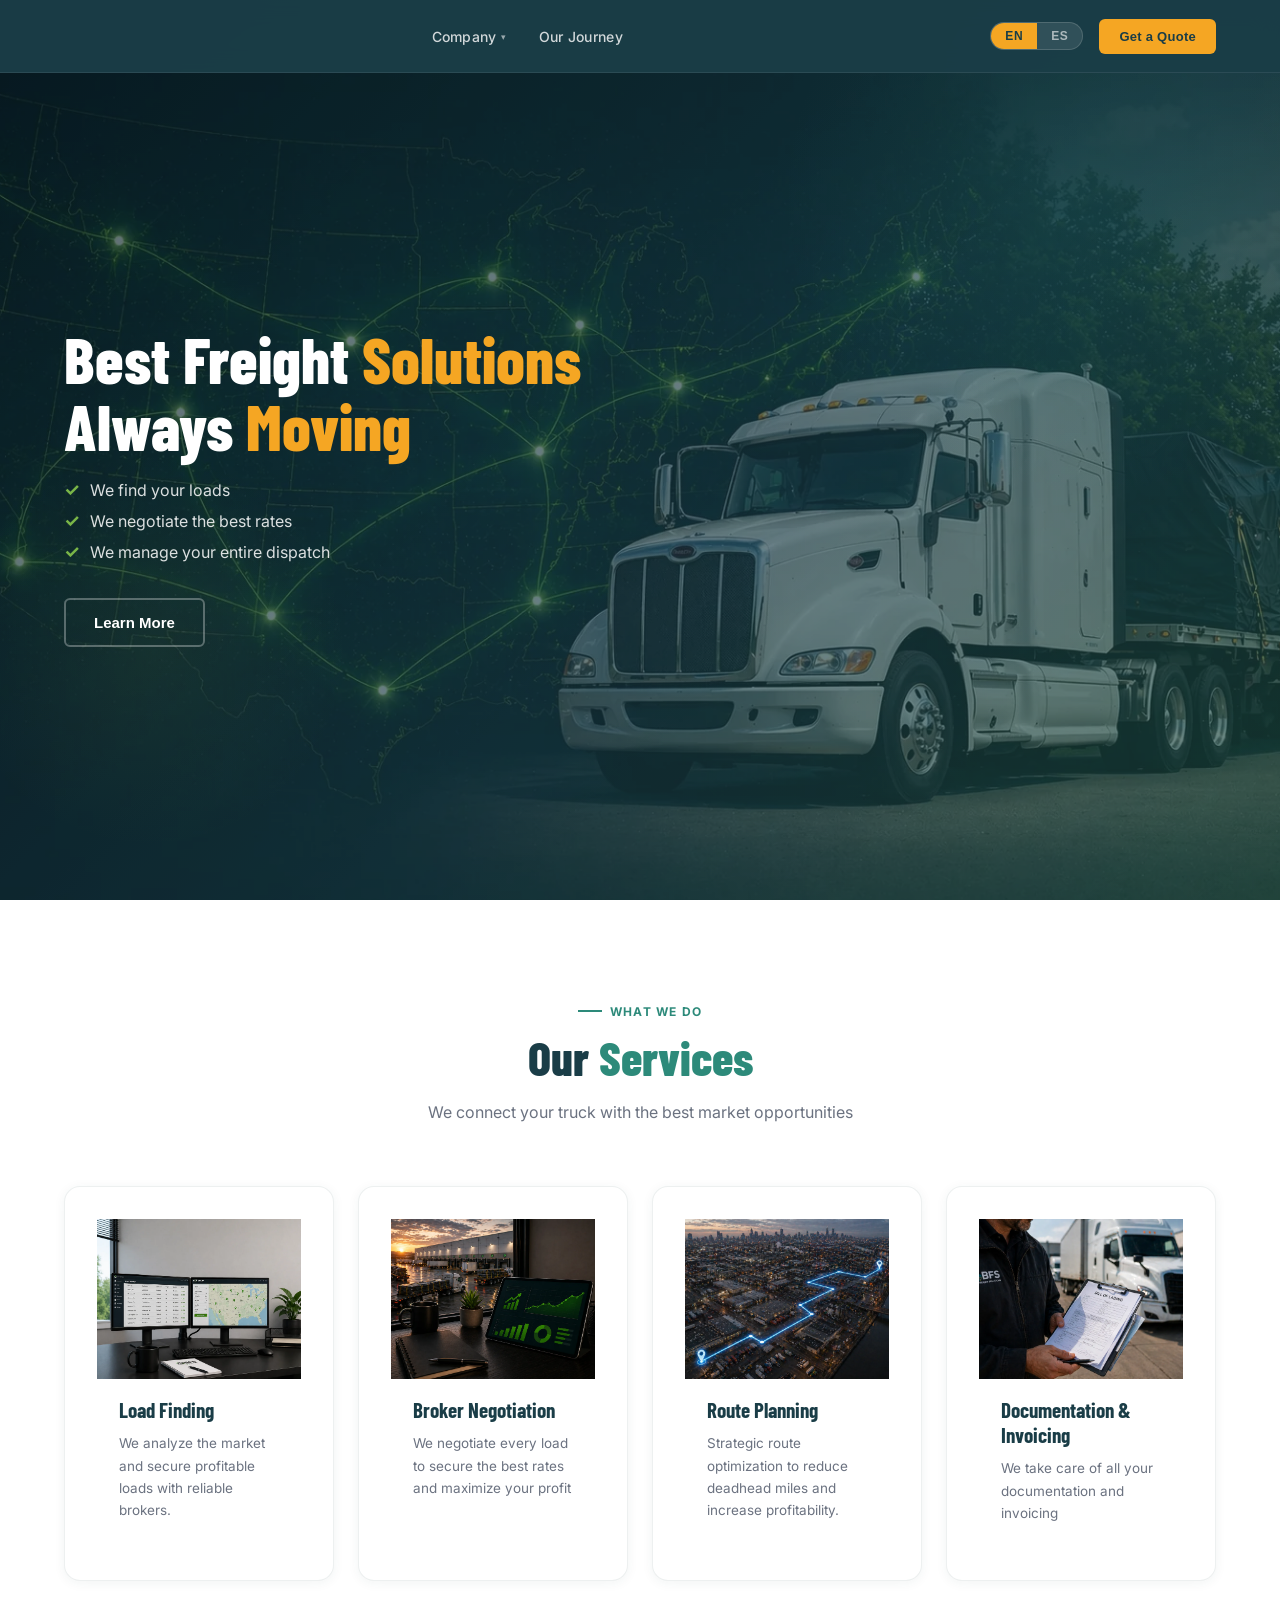
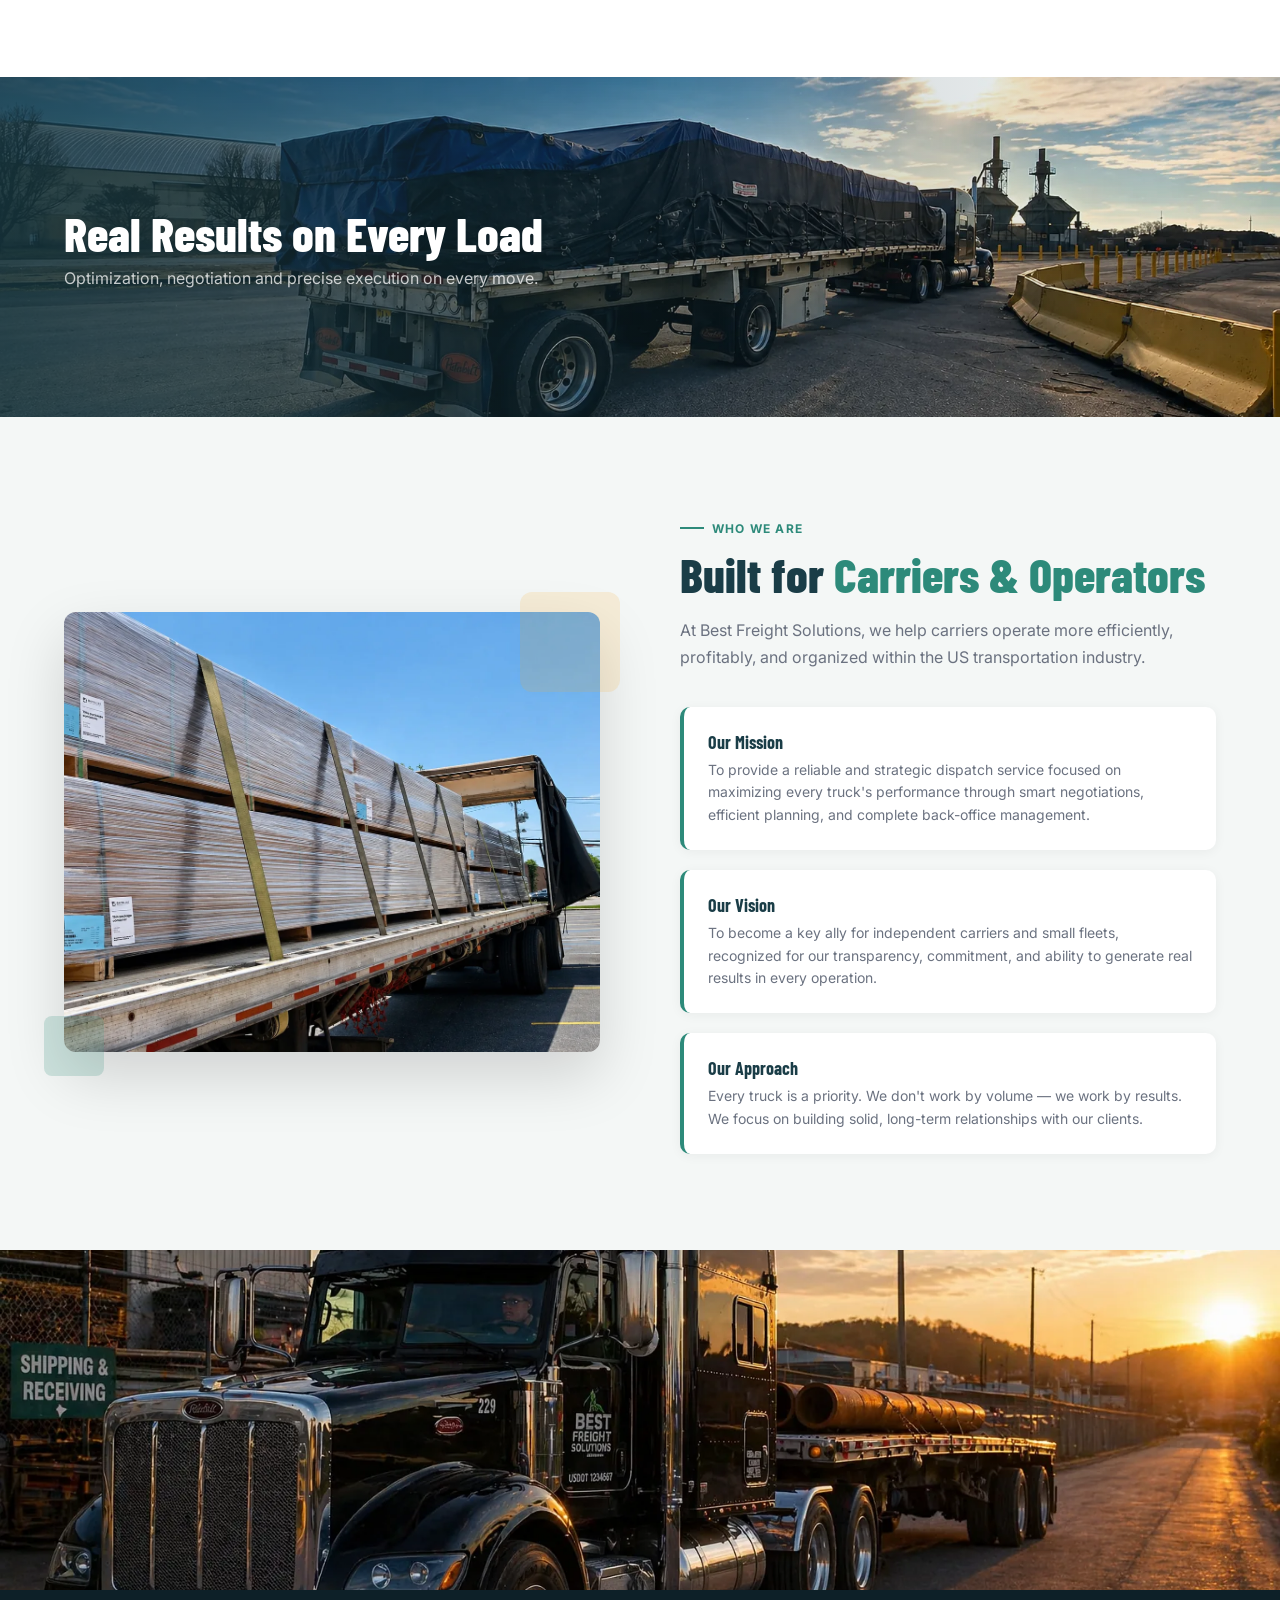
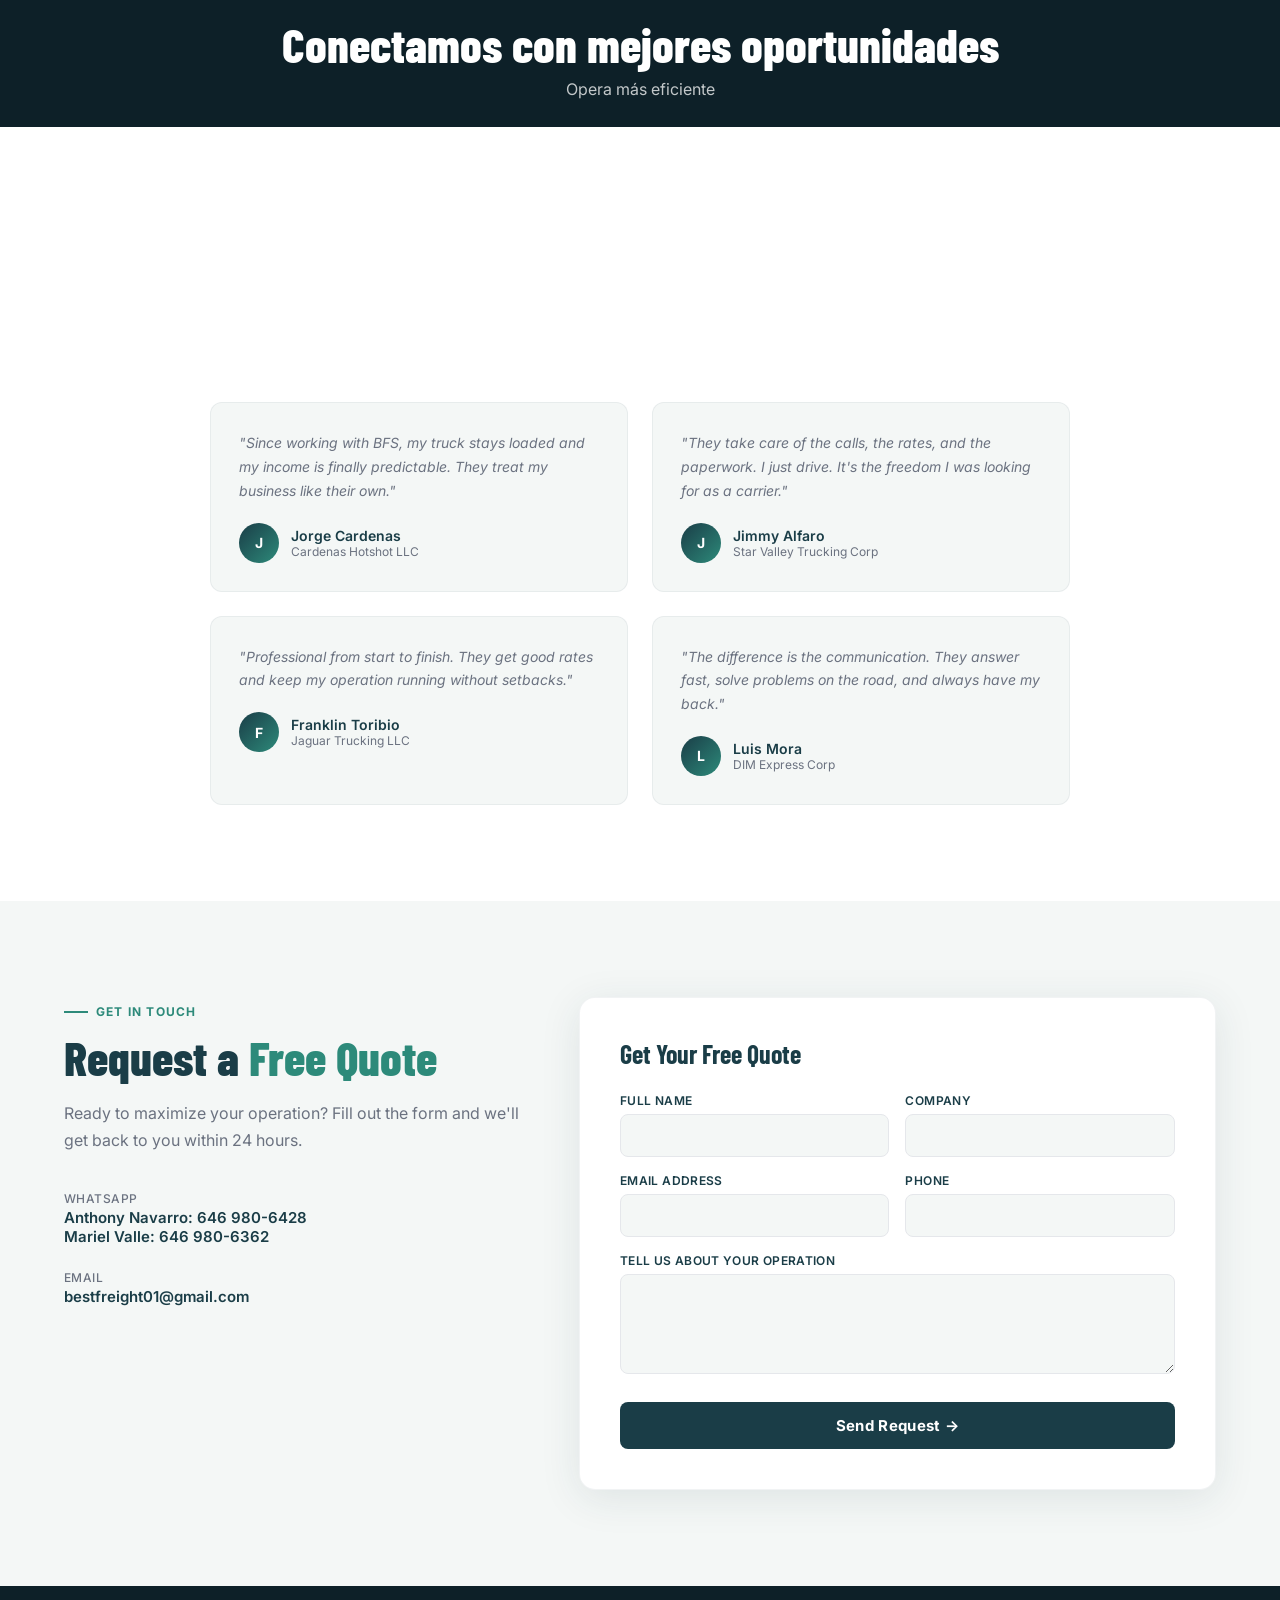
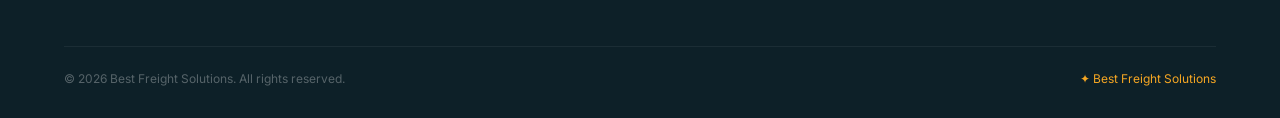
<file: frontend/index.html>
<!DOCTYPE html>
<html lang="en">
<head>
  <meta charset="UTF-8"/>
  <meta name="viewport" content="width=device-width, initial-scale=1.0"/>
  <title>Best Freight Solutions – BFS</title>
  <link rel="preconnect" href="https://fonts.googleapis.com"/>
  <link rel="preconnect" href="https://fonts.gstatic.com" crossorigin/>
  <link href="https://fonts.googleapis.com/css2?family=Barlow+Condensed:wght@400;600;700;800&family=Inter:wght@300;400;500;600&display=swap" rel="stylesheet"/>
  <link rel="icon" type="image/x-icon" href="/favicon.ico"/>
  <link rel="icon" type="image/png" sizes="32x32" href="/favicon-32x32.png"/>
  <link rel="icon" type="image/png" sizes="16x16" href="/favicon-16x16.png"/>
  <link rel="apple-touch-icon" sizes="180x180" href="/apple-touch-icon.png"/>
  <link rel="stylesheet" href="css/styles.css"/>
</head>
<body>

<div id="app">
  <!-- NAV -->
  <nav class="nav" id="nav">
    <div class="nav-inner">
      <a href="#" class="nav-logo" aria-label="Best Freight Solutions — Home"></a>
      <div class="nav-links" id="nav-links"></div>
      <div class="nav-right">
        <div class="lang-toggle">
          <button class="lang-btn" data-lang-btn="en">EN</button>
          <button class="lang-btn" data-lang-btn="es">ES</button>
        </div>
        <button class="nav-cta" id="nav-cta" data-scroll-to="contact"></button>
        <button class="nav-toggle" id="nav-toggle" aria-label="Menu" aria-expanded="false" aria-controls="mobile-menu">
          <span></span><span></span><span></span>
        </button>
      </div>
    </div>
    <div class="mobile-menu" id="mobile-menu" aria-hidden="true">
      <div id="mobile-menu-links"></div>
      <a href="#" id="mobile-menu-cta" data-scroll-to="contact"></a>
    </div>
  </nav>

  <!-- HERO -->
  <section class="hero" id="home">
    <div class="hero-bg-img"></div>
    <div class="hero-accent"></div>
    <div class="hero-accent2"></div>
    <div class="hero-inner" id="hero-inner">
      <div>
        <h1 class="hero-title" id="hero-title"></h1>
        <ul id="hero-sub" style="list-style:none;margin:0 0 36px;padding:0;display:flex;flex-direction:column;gap:10px"></ul>
        <div class="hero-actions">
          <button class="btn-secondary" id="hero-cta2" data-scroll-to="services"></button>
        </div>
      </div>
      <div class="hero-image-wrap" style="display:none">
        <img src="images/7.webp" alt="BFS Freight Operations"/>
      </div>
    </div>
  </section>

  <!-- SERVICES -->
  <section class="services" id="services">
    <div class="section-inner">
      <div class="services-header">
        <div class="section-label" id="serv-label"></div>
        <h2 class="section-title" id="serv-title"></h2>
        <p class="section-desc" id="serv-desc"></p>
      </div>
      <div class="services-grid" id="services-grid"></div>
    </div>
  </section>

  <!-- PHOTO BANNER -->
  <div class="photo-banner">
    <img src="images/Imagen6.webp" alt="BFS Operations"/>
    <div class="photo-banner-overlay">
      <div class="photo-banner-text">
        <div class="photo-banner-title" id="banner1-title"></div>
        <div class="photo-banner-sub" id="banner1-sub"></div>
      </div>
    </div>
  </div>

  <!-- ABOUT -->
  <section class="about" id="about">
    <div class="section-inner">
      <div class="about-grid">
        <div>
          <div class="about-image-wrap">
            <div class="about-accent"></div>
            <div class="about-accent2"></div>
            <img src="images/Imagen7.webp" alt="Best Freight Solutions Operations"/>
          </div>
        </div>
        <div>
          <div class="section-label" id="about-label"></div>
          <h2 class="section-title" id="about-title"></h2>
          <p class="section-desc" id="about-desc" style="margin-bottom:0"></p>
          <div class="about-cards" id="about-cards"></div>
        </div>
      </div>
    </div>
  </section>

  <!-- PHOTO BANNER 2 -->
  <div class="photo-banner">
    <img src="images/8.webp" alt="BFS Truck" style="object-position:center 55%"/>
  </div>
  <div style="background:#0d2028;padding:28px 24px;text-align:center">
    <div style="font-family:'Barlow Condensed',sans-serif;font-size:clamp(28px,4vw,48px);font-weight:800;color:white;line-height:1.1;margin-bottom:8px">Conectamos con mejores oportunidades</div>
    <div style="font-size:16px;color:rgba(255,255,255,0.75)">Opera más eficiente</div>
  </div>

  <!-- TESTIMONIALS -->
  <section class="testimonials" id="testimonials">
    <div class="section-inner">
      <div class="testimonials-header">
        <div class="section-label" id="testi-label"></div>
        <h2 class="section-title" id="testi-title"></h2>
        <div style="margin-top:12px">
          <span style="font-size:15px;color:var(--text-muted)" id="testi-subtitle"></span>
        </div>
      </div>
      <div class="testimonials-grid" id="testimonials-grid"></div>
    </div>
  </section>

  <!-- CONTACT -->
  <section class="contact" id="contact">
    <div class="section-inner">
      <div class="contact-grid">
        <div>
          <div class="section-label" id="contact-label"></div>
          <h2 class="section-title" id="contact-title"></h2>
          <p class="section-desc" id="contact-desc" style="margin-bottom:36px"></p>
          <div class="contact-info">
            <div class="contact-item">
              <div>
                <div class="contact-label">WhatsApp</div>
                <div class="contact-value">Anthony Navarro: 646 980-6428</div>
                <div class="contact-value">Mariel Valle: 646 980-6362</div>
              </div>
            </div>
            <div class="contact-item">
              <div>
                <div class="contact-label">Email</div>
                <div class="contact-value">bestfreight01@gmail.com</div>
              </div>
            </div>
          </div>
        </div>
        <div>
          <div class="form-card" id="form-card">
            <div class="form-title" id="form-title"></div>
            <form id="quote-form">
              <div class="form-row">
                <div class="form-group">
                  <label class="form-label" id="form-label-name" for="input-name"></label>
                  <input class="form-input" id="input-name" name="name" required/>
                </div>
                <div class="form-group">
                  <label class="form-label" id="form-label-company" for="input-company"></label>
                  <input class="form-input" id="input-company" name="company"/>
                </div>
              </div>
              <div class="form-row">
                <div class="form-group">
                  <label class="form-label" id="form-label-email" for="input-email"></label>
                  <input class="form-input" id="input-email" type="email" name="email" required/>
                </div>
                <div class="form-group">
                  <label class="form-label" id="form-label-phone" for="input-phone"></label>
                  <input class="form-input" id="input-phone" name="phone"/>
                </div>
              </div>
              <div class="form-group">
                <label class="form-label" id="form-label-message" for="input-message"></label>
                <textarea class="form-textarea" id="input-message" name="message"></textarea>
              </div>
              <button type="submit" class="form-submit" id="form-submit-btn"></button>
              <div class="form-error" id="form-error" style="display:none"></div>
            </form>
            <div class="form-success" id="form-success" style="display:none">
              <div class="form-success-icon">✅</div>
              <div class="form-success-title" id="form-success-title"></div>
              <p class="form-success-text" id="form-success-text"></p>
            </div>
          </div>
        </div>
      </div>
    </div>
  </section>

  <!-- FOOTER -->
  <footer class="footer">
    <div class="footer-inner">
      <div class="footer-divider"></div>
      <div class="footer-bottom">
        <div class="footer-copy" id="footer-copy"></div>
        <div class="footer-badge">✦ Best Freight Solutions</div>
      </div>
    </div>
  </footer>
</div>

<script src="js/main.js"></script>
</body>
</html>
</file>
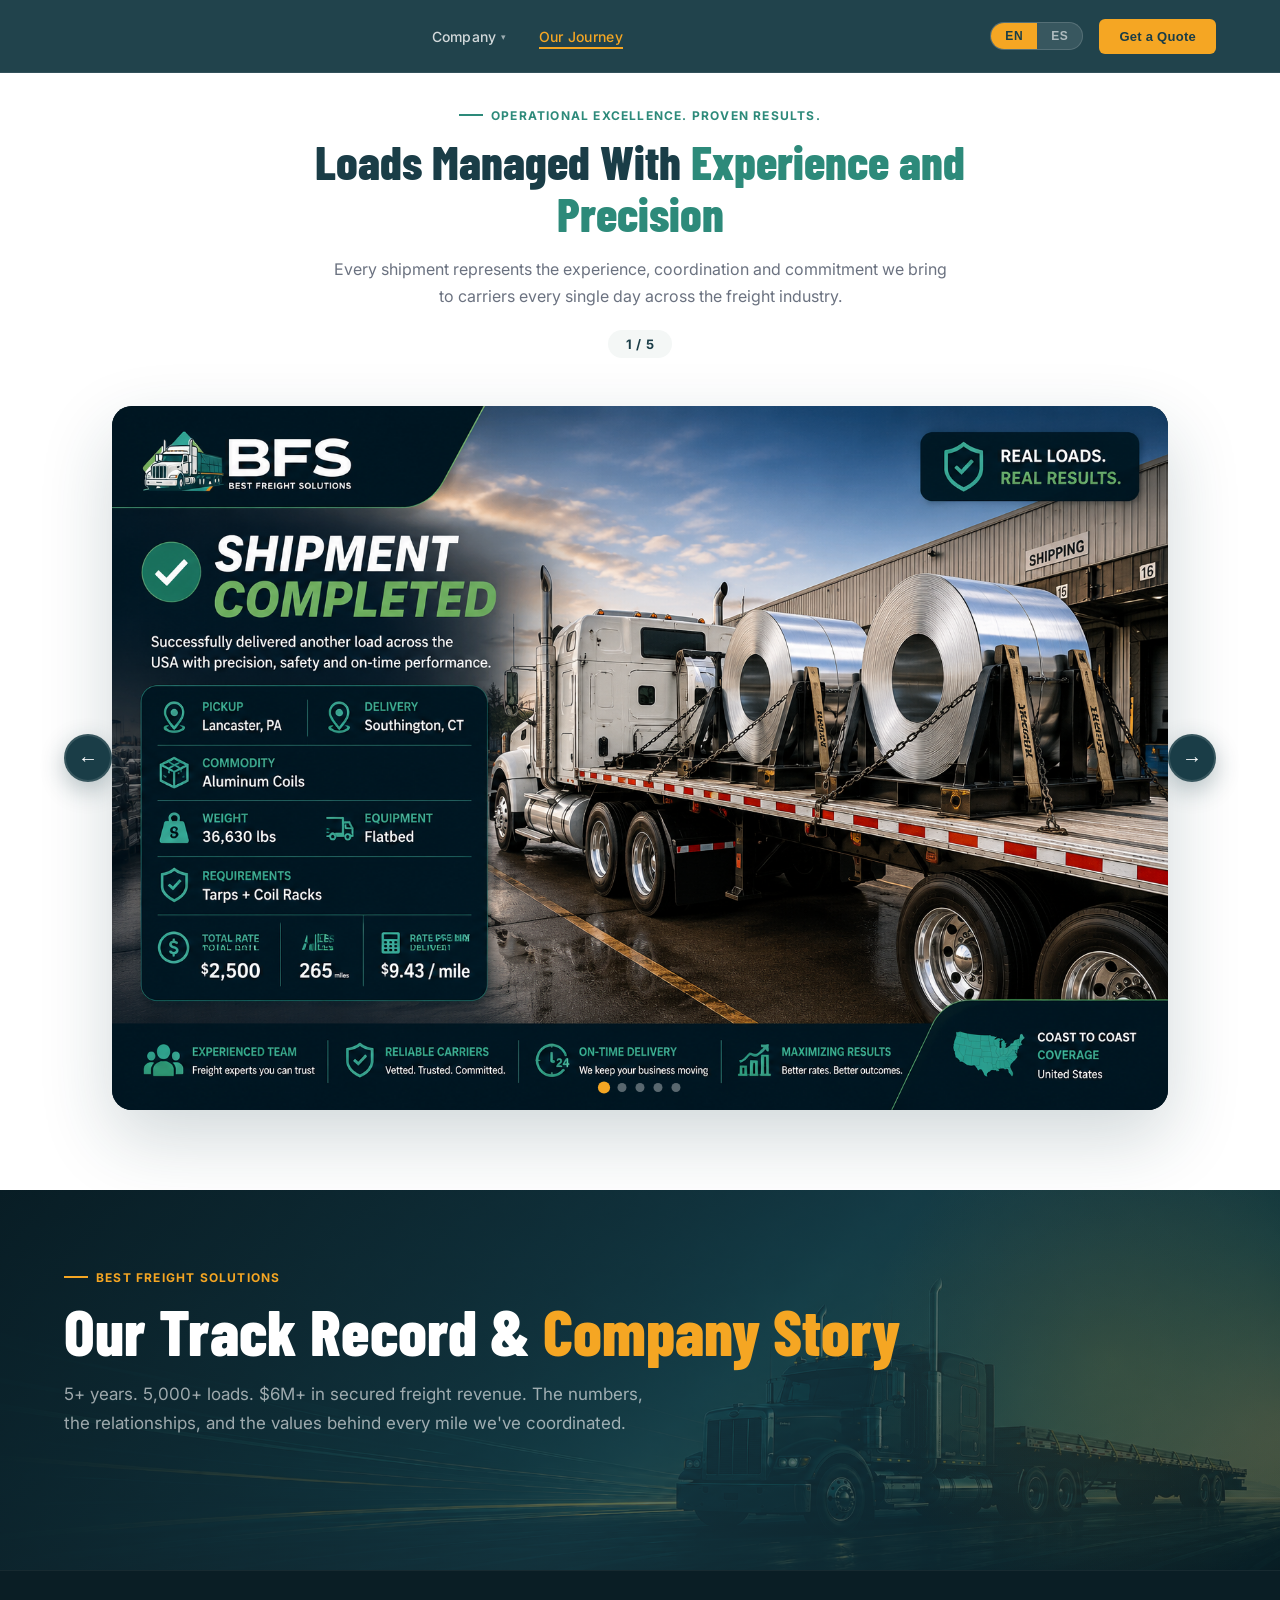
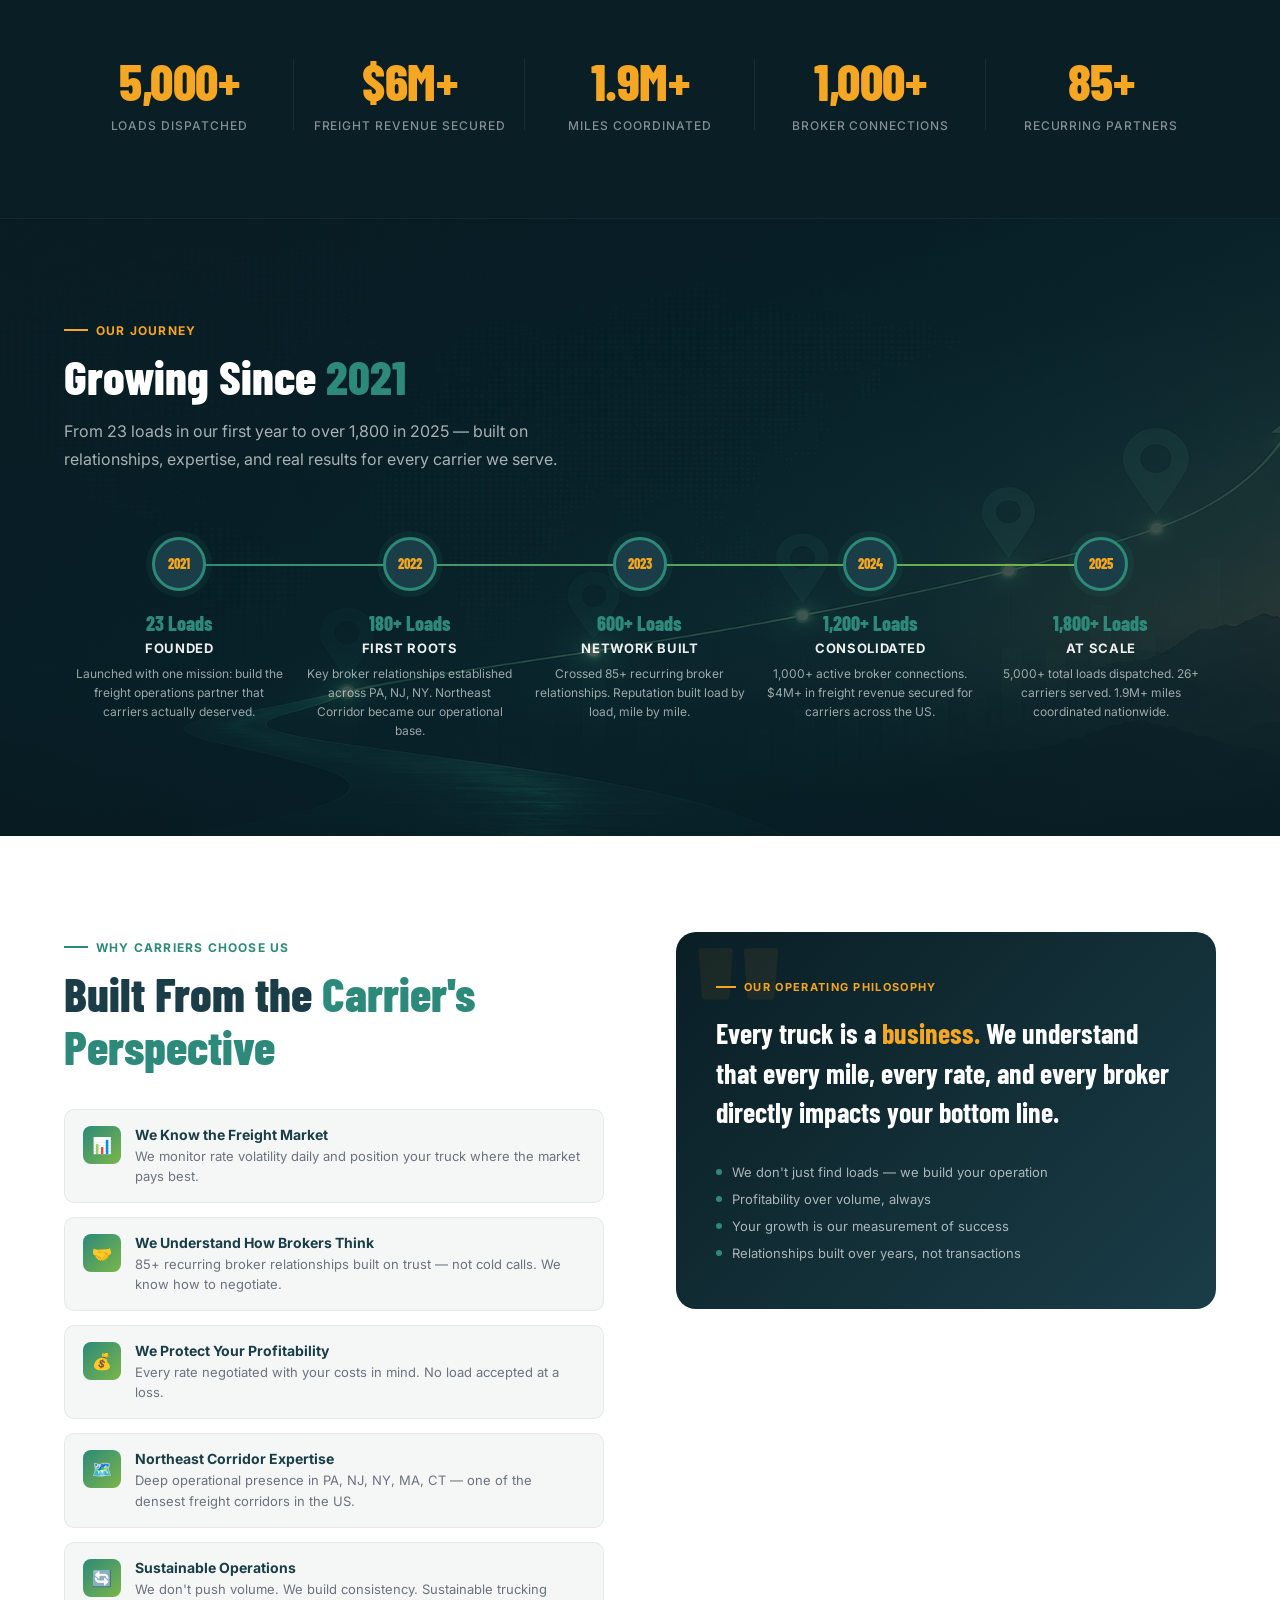
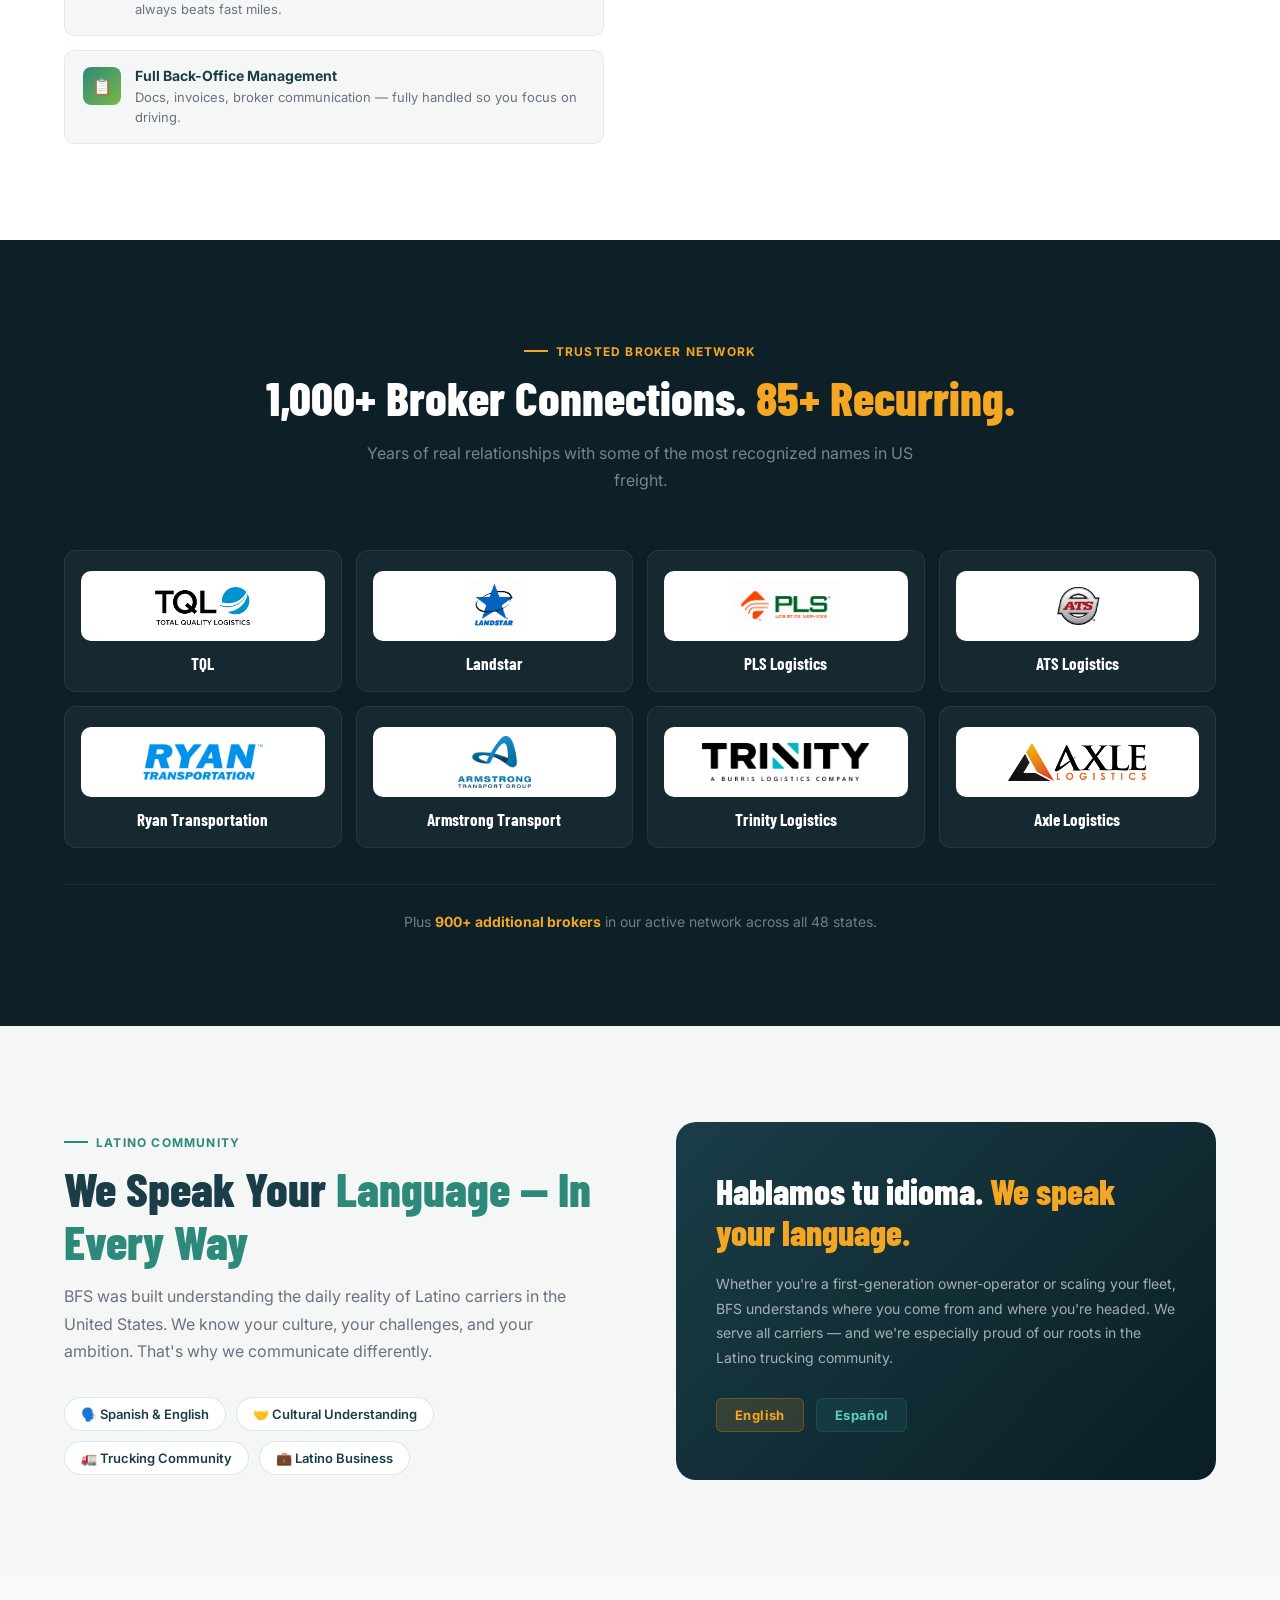
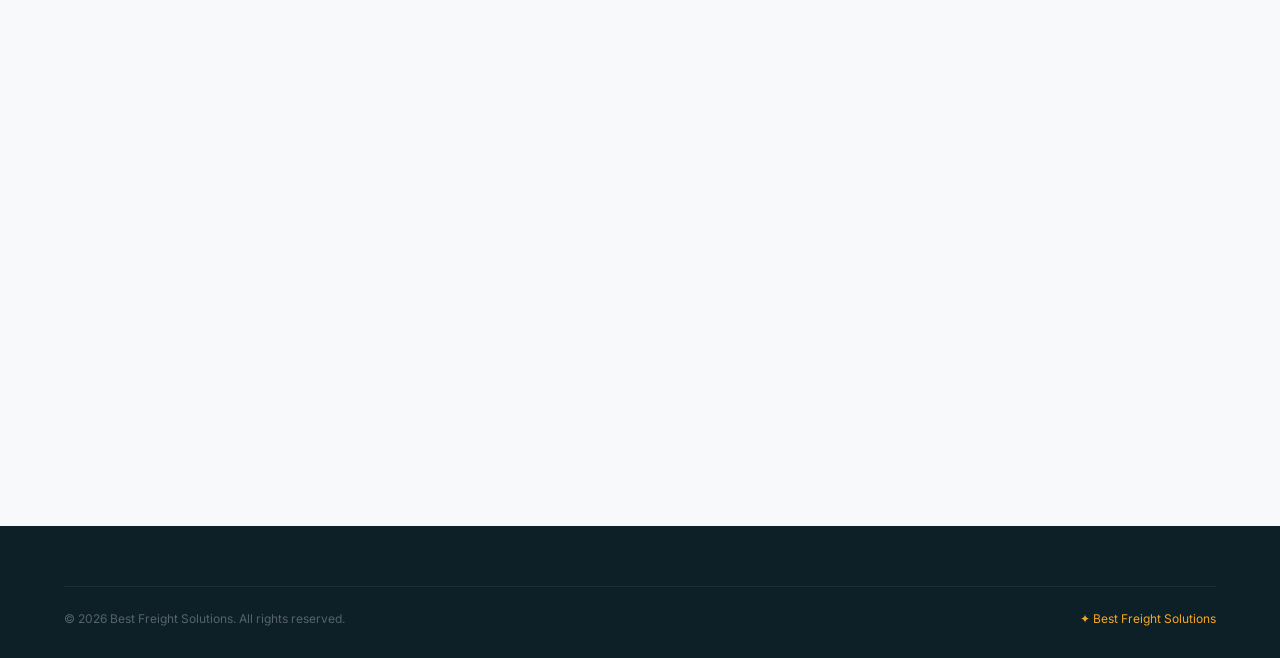
<file: frontend/our-journey.html>
<!DOCTYPE html>
<html lang="en">
<head>
  <meta charset="UTF-8"/>
  <meta name="viewport" content="width=device-width, initial-scale=1.0"/>
  <title>Our Journey – Best Freight Solutions</title>
  <link rel="preconnect" href="https://fonts.googleapis.com"/>
  <link rel="preconnect" href="https://fonts.gstatic.com" crossorigin/>
  <link href="https://fonts.googleapis.com/css2?family=Barlow+Condensed:wght@400;600;700;800&family=Inter:wght@300;400;500;600&display=swap" rel="stylesheet"/>
  <link rel="icon" type="image/x-icon" href="/favicon.ico"/>
  <link rel="icon" type="image/png" sizes="32x32" href="/favicon-32x32.png"/>
  <link rel="icon" type="image/png" sizes="16x16" href="/favicon-16x16.png"/>
  <link rel="apple-touch-icon" sizes="180x180" href="/apple-touch-icon.png"/>
  <link rel="stylesheet" href="css/styles.css"/>
</head>
<body>

<div id="app">
  <!-- NAV -->
  <nav class="nav" id="nav">
    <div class="nav-inner">
      <a href="/" class="nav-logo" aria-label="Best Freight Solutions — Home"></a>
      <div class="nav-links" id="nav-links"></div>
      <div class="nav-right">
        <div class="lang-toggle">
          <button class="lang-btn" data-lang-btn="en">EN</button>
          <button class="lang-btn" data-lang-btn="es">ES</button>
        </div>
        <button class="nav-cta" id="nav-cta" data-scroll-to="contact"></button>
        <button class="nav-toggle" id="nav-toggle" aria-label="Menu" aria-expanded="false" aria-controls="mobile-menu">
          <span></span><span></span><span></span>
        </button>
      </div>
    </div>
    <div class="mobile-menu" id="mobile-menu" aria-hidden="true">
      <div id="mobile-menu-links"></div>
      <a href="#" id="mobile-menu-cta" data-scroll-to="contact"></a>
    </div>
  </nav>

  <!-- AUTHORITY -->
  <section id="authority">
    <!-- LOADS GALLERY -->
    <div class="loads-gallery-wrap">
      <div class="section-inner loads-gallery-inner">
        <div class="loads-gallery-text">
          <div class="section-label" id="loads-label"></div>
          <h2 class="section-title" id="loads-title"></h2>
          <p class="section-desc" id="loads-desc"></p>
          <div class="loads-counter" id="loads-counter-wrap">
            <span id="loads-counter">1 / 5</span>
          </div>
        </div>
        <div class="loads-slider-wrap">
          <div class="loads-slider">
            <div class="loads-track" id="loads-track">
              <img class="loads-slide" src="images/loads/1.png" alt="Completed Load 1" loading="lazy"/>
              <img class="loads-slide" src="images/loads/2.png" alt="Completed Load 2" loading="lazy"/>
              <img class="loads-slide" src="images/loads/3.png" alt="Completed Load 3" loading="lazy"/>
              <img class="loads-slide" src="images/loads/4.png" alt="Completed Load 4" loading="lazy"/>
              <img class="loads-slide" src="images/loads/5.png" alt="Completed Load 5" loading="lazy"/>
            </div>
            <div class="loads-dots" id="loads-dots"></div>
          </div>
          <button class="loads-arrow loads-prev" id="loads-prev" aria-label="Previous load">&#8592;</button>
          <button class="loads-arrow loads-next" id="loads-next" aria-label="Next load">&#8594;</button>
        </div>
      </div>
    </div>
    <!-- PAGE HERO -->
    <div class="journey-page-hero">
      <div class="journey-hero-accent"></div>
      <div class="section-inner journey-hero-inner">
        <div class="section-label auth-label-gold" id="jp-label"></div>
        <h1 class="journey-page-title" id="jp-title"></h1>
        <p class="section-desc journey-hero-desc" id="jp-desc"></p>
      </div>
    </div>
    <div class="auth-stats-belt">
      <div class="section-inner">
        <div class="auth-stats-grid" id="auth-stats-grid"></div>
      </div>
    </div>
    <div class="auth-journey-wrap">
      <div class="section-inner">
        <div class="auth-section-header">
          <div class="section-label" id="auth-journey-label"></div>
          <h2 class="section-title" id="auth-journey-title"></h2>
          <p class="section-desc" id="auth-journey-desc"></p>
        </div>
        <div class="auth-timeline" id="auth-timeline"></div>
      </div>
    </div>
    <div class="auth-trust-wrap">
      <div class="section-inner">
        <div class="auth-trust-grid">
          <div>
            <div class="section-label" id="auth-trust-label"></div>
            <h2 class="section-title" id="auth-trust-title"></h2>
            <div class="auth-trust-list" id="auth-trust-list"></div>
          </div>
          <div class="auth-philosophy" id="auth-philosophy"></div>
        </div>
      </div>
    </div>
    <div class="auth-brokers-wrap">
      <div class="section-inner">
        <div class="auth-brokers-header">
          <div class="section-label auth-label-gold" id="auth-brokers-label"></div>
          <h2 class="section-title auth-title-white" id="auth-brokers-title"></h2>
          <p class="section-desc auth-desc-muted" id="auth-brokers-desc"></p>
        </div>
        <div class="auth-brokers-grid" id="auth-brokers-grid"></div>
        <div class="auth-brokers-footer-row" id="auth-brokers-footer-row"></div>
      </div>
    </div>
    <div class="auth-community-wrap">
      <div class="section-inner">
        <div class="auth-community-grid">
          <div class="auth-community-text">
            <div class="section-label" id="auth-comm-label"></div>
            <h2 class="section-title" id="auth-comm-title"></h2>
            <p class="section-desc" id="auth-comm-desc"></p>
            <div class="auth-comm-tags" id="auth-comm-tags"></div>
          </div>
          <div class="auth-community-card" id="auth-comm-card"></div>
        </div>
      </div>
    </div>

    <div class="auth-cta-wrap">
      <div class="section-inner">
        <div class="auth-cta-inner" id="auth-cta-inner"></div>
      </div>
    </div>
  </section>

  <!-- FOOTER -->
  <footer class="footer">
    <div class="footer-inner">
      <div class="footer-divider"></div>
      <div class="footer-bottom">
        <div class="footer-copy" id="footer-copy"></div>
        <div class="footer-badge">✦ Best Freight Solutions</div>
      </div>
    </div>
  </footer>
</div>

<script src="js/main.js"></script>
</body>
</html>
</file>
<file: frontend/css/styles.css>
*, *::before, *::after { box-sizing: border-box; margin: 0; padding: 0; }
html { scroll-behavior: smooth; }
body { font-family: 'Inter', sans-serif; background: #f8f9fa; color: #1a1a1a; overflow-x: hidden; }

:root {
  --navy: #1a3d47;
  --teal: #2d8a7a;
  --green: #7ab648;
  --gold: #f5a623;
  --light: #f4f7f6;
  --white: #ffffff;
  --text: #1a1a1a;
  --text-muted: #6b7280;
}

/* Scrollbar */
::-webkit-scrollbar { width: 6px; }
::-webkit-scrollbar-track { background: var(--light); }
::-webkit-scrollbar-thumb { background: var(--teal); border-radius: 3px; }

/* Animations */
@keyframes fadeUp {
  from { opacity: 0; transform: translateY(30px); }
  to { opacity: 1; transform: translateY(0); }
}
@keyframes fadeIn {
  from { opacity: 0; } to { opacity: 1; }
}
@keyframes slideRight {
  from { opacity: 0; transform: translateX(-30px); }
  to { opacity: 1; transform: translateX(0); }
}
@keyframes pulse {
  0%, 100% { transform: scale(1); }
  50% { transform: scale(1.05); }
}

.animate-fadeup { animation: fadeUp 0.7s ease forwards; }
.animate-fadein { animation: fadeIn 0.7s ease forwards; }

/* NAV */
.nav {
  position: fixed; top: 0; left: 0; right: 0; z-index: 1000;
  background: rgba(26,61,71,0.97);
  backdrop-filter: blur(12px);
  border-bottom: 1px solid rgba(255,255,255,0.08);
  transition: all 0.3s ease;
}
.nav.scrolled {
  background: rgba(26,61,71,0.99);
  box-shadow: 0 4px 24px rgba(0,0,0,0.2);
}
.nav-inner {
  max-width: 1200px; margin: 0 auto;
  display: flex; align-items: center; justify-content: space-between;
  padding: 0 24px; height: 72px;
}
.nav-logo { display: flex; align-items: center; gap: 12px; text-decoration: none; }
.nav-logo img { height: 48px; width: auto; }
.nav-links { display: flex; align-items: center; gap: 32px; }
.nav-links a {
  color: rgba(255,255,255,0.8); text-decoration: none;
  font-size: 14px; font-weight: 500; letter-spacing: 0.02em;
  transition: color 0.2s; position: relative;
}
.nav-links a::after {
  content: ''; position: absolute; bottom: -4px; left: 0; right: 0;
  height: 2px; background: var(--gold); transform: scaleX(0);
  transition: transform 0.2s; transform-origin: left;
}
.nav-links a:hover { color: #fff; }
.nav-links a:hover::after { transform: scaleX(1); }
.nav-right { display: flex; align-items: center; gap: 16px; }
.nav-toggle {
  display: none; flex-direction: column; gap: 5px; cursor: pointer;
  background: none; border: none; padding: 8px; margin-left: 4px;
}
.nav-toggle span {
  display: block; width: 24px; height: 2px; background: #fff;
  border-radius: 2px; transition: all 0.3s;
}
.nav-toggle.open span:nth-child(1) { transform: translateY(7px) rotate(45deg); }
.nav-toggle.open span:nth-child(2) { opacity: 0; }
.nav-toggle.open span:nth-child(3) { transform: translateY(-7px) rotate(-45deg); }
.mobile-menu {
  display: none; flex-direction: column;
  background: rgba(26,61,71,0.99); border-top: 1px solid rgba(255,255,255,0.1);
  padding: 8px 24px 20px;
}
.mobile-menu a {
  display: block;
  color: rgba(255,255,255,0.85); text-decoration: none;
  font-size: 17px; font-weight: 500; padding: 14px 0;
  border-bottom: 1px solid rgba(255,255,255,0.08);
}
.mobile-menu a:last-child { border-bottom: none; }
.lang-toggle {
  display: flex; background: rgba(255,255,255,0.1); border-radius: 20px;
  overflow: hidden; border: 1px solid rgba(255,255,255,0.15);
}
.lang-btn {
  padding: 6px 14px; font-size: 12px; font-weight: 600;
  color: rgba(255,255,255,0.6); cursor: pointer; border: none;
  background: transparent; transition: all 0.2s; letter-spacing: 0.05em;
}
.lang-btn.active { background: var(--gold); color: var(--navy); }
.nav-cta {
  background: var(--gold); color: var(--navy);
  padding: 10px 20px; border-radius: 6px; font-weight: 700;
  font-size: 13px; text-decoration: none; letter-spacing: 0.02em;
  transition: all 0.2s; border: none; cursor: pointer;
}
.nav-cta:hover { background: #ffc04a; transform: translateY(-1px); box-shadow: 0 4px 12px rgba(245,166,35,0.4); }

/* HERO */
.hero {
  min-height: 100vh;
  background: linear-gradient(135deg, #0a1e25 0%, #1a3d47 60%, #1e4d40 100%);
  display: flex; align-items: center;
  position: relative; overflow: hidden;
  padding: 72px 0 0;
}
.hero-bg-img {
  position: absolute; inset: 0;
  background-image: url('../images/Imagen de fondo.webp');
  background-size: cover; background-position: center;
  opacity: 0.35; z-index: 0;
}
.hero-bg-pattern {
  position: absolute; inset: 0; opacity: 0.04;
  background-image: repeating-linear-gradient(
    45deg, #fff 0, #fff 1px, transparent 0, transparent 50%
  );
  background-size: 30px 30px;
}
.hero-accent {
  position: absolute; right: -100px; top: -100px;
  width: 600px; height: 600px; border-radius: 50%;
  background: radial-gradient(circle, rgba(45,138,122,0.15) 0%, transparent 70%);
}
.hero-accent2 {
  position: absolute; left: -50px; bottom: 50px;
  width: 400px; height: 400px; border-radius: 50%;
  background: radial-gradient(circle, rgba(122,182,72,0.08) 0%, transparent 70%);
}
.hero-inner {
  max-width: 1200px; margin: 0 auto; padding: 0 24px;
  display: grid; grid-template-columns: 1fr 1fr; gap: 60px;
  align-items: center; width: 100%; position: relative; z-index: 1;
}
.hero-label {
  display: inline-flex; align-items: center; gap: 8px;
  background: rgba(245,166,35,0.15); border: 1px solid rgba(245,166,35,0.3);
  color: var(--gold); padding: 6px 14px; border-radius: 20px;
  font-size: 12px; font-weight: 600; letter-spacing: 0.08em;
  text-transform: uppercase; margin-bottom: 20px;
  animation: fadeUp 0.6s ease forwards;
}
.hero-title {
  font-family: 'Barlow Condensed', sans-serif;
  font-size: clamp(42px, 5vw, 68px);
  font-weight: 800; line-height: 1.05;
  color: #ffffff; margin-bottom: 20px;
}
.hero-title span { color: var(--gold); }
.hero-subtitle {
  font-size: 17px; line-height: 1.7;
  color: rgba(255,255,255,0.7); margin-bottom: 36px;
}
.hero-actions {
  display: flex; gap: 14px; flex-wrap: wrap;
}
.btn-primary {
  background: var(--gold); color: var(--navy);
  padding: 14px 28px; border-radius: 6px; font-weight: 700;
  font-size: 15px; text-decoration: none; border: none; cursor: pointer;
  transition: all 0.2s; letter-spacing: 0.01em;
}
.btn-primary:hover { background: #ffc04a; transform: translateY(-2px); box-shadow: 0 8px 24px rgba(245,166,35,0.35); }
.btn-secondary {
  background: transparent; color: #fff;
  padding: 14px 28px; border-radius: 6px; font-weight: 600;
  font-size: 15px; text-decoration: none; border: 2px solid rgba(255,255,255,0.3);
  cursor: pointer; transition: all 0.2s;
}
.btn-secondary:hover { border-color: rgba(255,255,255,0.7); background: rgba(255,255,255,0.06); }
.hero-stats {
  display: flex; gap: 32px; margin-top: 48px;
  padding-top: 32px; border-top: 1px solid rgba(255,255,255,0.1);
}
.hero-stat-num {
  font-family: 'Barlow Condensed', sans-serif;
  font-size: 36px; font-weight: 800; color: var(--gold);
  line-height: 1;
}
.hero-stat-label { font-size: 12px; color: rgba(255,255,255,0.5); margin-top: 4px; letter-spacing: 0.03em; }

/* Hero Image */
.hero-image-wrap {
  position: relative;
}
.hero-image-wrap img {
  width: 100%; border-radius: 12px;
  object-fit: contain; height: 480px;
}
.hero-image-badge {
  position: absolute; bottom: -20px; left: -20px;
  background: var(--navy); border: 2px solid rgba(255,255,255,0.1);
  border-radius: 10px; padding: 16px 20px;
  box-shadow: 0 12px 32px rgba(0,0,0,0.3);
  display: flex; align-items: center; gap: 12px;
}
.badge-icon { font-size: 28px; }
.badge-text-top { font-size: 11px; color: rgba(255,255,255,0.5); letter-spacing: 0.05em; text-transform: uppercase; }
.badge-text-main { font-family: 'Barlow Condensed', sans-serif; font-size: 20px; font-weight: 700; color: var(--gold); }

/* SECTION */
section { padding: 96px 0; }
.section-inner { max-width: 1200px; margin: 0 auto; padding: 0 24px; }
.section-label {
  display: inline-flex; align-items: center; gap: 8px;
  color: var(--teal); font-size: 12px; font-weight: 700;
  letter-spacing: 0.1em; text-transform: uppercase; margin-bottom: 12px;
}
.section-label::before {
  content: ''; display: inline-block; width: 24px; height: 2px; background: var(--teal);
}
.section-title {
  font-family: 'Barlow Condensed', sans-serif;
  font-size: clamp(32px, 4vw, 48px); font-weight: 800;
  color: var(--navy); line-height: 1.1; margin-bottom: 16px;
}
.section-title span { color: var(--teal); }
.section-desc { font-size: 16px; color: var(--text-muted); line-height: 1.7; max-width: 560px; }

/* SERVICES */
.services { background: var(--white); }
.services-header { text-align: center; margin-bottom: 60px; }
.services-header .section-label { justify-content: center; }
.services-header .section-desc { margin: 0 auto; }
.services-grid {
  display: grid; grid-template-columns: repeat(4, 1fr); gap: 24px;
}
.service-card {
  background: var(--light); border-radius: 12px;
  padding: 32px; position: relative; overflow: hidden;
  border: 1px solid rgba(26,61,71,0.06);
  transition: all 0.3s ease; cursor: default;
}
.service-card::before {
  content: ''; position: absolute; top: 0; left: 0; right: 0;
  height: 3px; background: linear-gradient(90deg, var(--teal), var(--green));
  transform: scaleX(0); transition: transform 0.3s; transform-origin: left;
}
.service-card:hover { transform: translateY(-6px); box-shadow: 0 20px 48px rgba(26,61,71,0.12); background: var(--white); }
.service-card:hover::before { transform: scaleX(1); }
.service-card {
  background: var(--white); border-radius: 16px;
  overflow: hidden;
  border: 1px solid rgba(26,61,71,0.08);
  box-shadow: 0 2px 12px rgba(26,61,71,0.06);
  transition: all 0.3s ease;
}
.service-card:hover { transform: translateY(-6px); box-shadow: 0 20px 48px rgba(26,61,71,0.13); }
.service-card-photo { width: 100%; height: 160px; object-fit: cover; display: block; }
.service-card-body { padding: 18px 22px 24px; }
.service-card-header { display: flex; align-items: center; gap: 12px; margin-bottom: 10px; }
.service-icon {
  width: 44px; height: 44px; border-radius: 10px; flex-shrink: 0;
  background: var(--teal);
  display: flex; align-items: center; justify-content: center;
  font-size: 20px;
}
.service-title {
  font-family: 'Barlow Condensed', sans-serif;
  font-size: 21px; font-weight: 700; color: var(--navy);
}
.service-desc { font-size: 13.5px; color: var(--text-muted); line-height: 1.65; }

/* PHOTO BANNER */
.photo-banner {
  height: 340px; position: relative; overflow: hidden;
}
.photo-banner img {
  width: 100%; height: 100%; object-fit: cover; object-position: center 60%;
  display: block;
}
.photo-banner-overlay {
  position: absolute; inset: 0;
  background: linear-gradient(to right, rgba(26,61,71,0.75) 0%, rgba(26,61,71,0.2) 60%, transparent 100%);
  display: flex; align-items: center;
}
.photo-banner-text {
  max-width: 1200px; margin: 0 auto; padding: 0 24px; width: 100%;
}
.photo-banner-title {
  font-family: 'Barlow Condensed', sans-serif;
  font-size: clamp(28px, 4vw, 48px); font-weight: 800;
  color: white; line-height: 1.1; margin-bottom: 8px;
}
.photo-banner-sub { font-size: 16px; color: rgba(255,255,255,0.75); }

/* SERVICE CARD IMAGE */
.service-card-img {
  width: calc(100% + 64px); margin: -32px -32px 20px -32px;
  height: 140px; object-fit: cover; border-radius: 12px 12px 0 0;
}

/* ABOUT */
.about { background: var(--light); }
.about-grid { display: grid; grid-template-columns: 1fr 1fr; gap: 80px; align-items: center; }
.about-image-wrap { position: relative; }
.about-image-wrap img {
  width: 100%; border-radius: 12px;
  box-shadow: 0 24px 60px rgba(0,0,0,0.15); object-fit: cover; height: 440px;
}
.about-accent {
  position: absolute; top: -20px; right: -20px;
  width: 100px; height: 100px; border-radius: 12px;
  background: var(--gold); opacity: 0.15;
}
.about-accent2 {
  position: absolute; bottom: -20px; left: -20px;
  width: 60px; height: 60px; border-radius: 8px;
  background: var(--teal); opacity: 0.2;
}
.about-cards { display: flex; flex-direction: column; gap: 20px; margin-top: 36px; }
.about-card {
  background: var(--white); border-radius: 10px; padding: 24px;
  border-left: 4px solid var(--teal);
  box-shadow: 0 2px 12px rgba(0,0,0,0.05);
}
.about-card-title {
  font-family: 'Barlow Condensed', sans-serif;
  font-size: 18px; font-weight: 700; color: var(--navy); margin-bottom: 6px;
}
.about-card-text { font-size: 14px; color: var(--text-muted); line-height: 1.6; }

/* WHY US */
.why { background: var(--navy); }
.why .section-title { color: var(--white); }
.why .section-label { color: var(--gold); }
.why .section-label::before { background: var(--gold); }
.why-grid { display: grid; grid-template-columns: 1fr 1fr; gap: 60px; align-items: start; margin-top: 60px; }
.why-list { display: flex; flex-direction: column; gap: 20px; }
.why-item {
  display: flex; gap: 16px; align-items: flex-start;
  padding: 20px; border-radius: 10px;
  background: rgba(255,255,255,0.04);
  border: 1px solid rgba(255,255,255,0.06);
  transition: all 0.25s;
}
.why-item:hover { background: rgba(255,255,255,0.07); transform: translateX(4px); }
.why-item-icon {
  width: 40px; height: 40px; border-radius: 8px;
  background: linear-gradient(135deg, var(--teal), var(--green));
  display: flex; align-items: center; justify-content: center;
  font-size: 18px; flex-shrink: 0;
}
.why-item-title { font-weight: 600; color: var(--white); font-size: 15px; margin-bottom: 4px; }
.why-item-text { font-size: 13px; color: rgba(255,255,255,0.55); line-height: 1.6; }
.why-visual {
  background: rgba(255,255,255,0.04); border-radius: 16px;
  border: 1px solid rgba(255,255,255,0.08);
  padding: 36px; display: flex; flex-direction: column; gap: 24px;
}
.why-visual-title {
  font-family: 'Barlow Condensed', sans-serif;
  font-size: 22px; font-weight: 700; color: var(--white); margin-bottom: 8px;
}
.progress-item { margin-bottom: 0; }
.progress-label { display: flex; justify-content: space-between; margin-bottom: 8px; }
.progress-text { font-size: 13px; color: rgba(255,255,255,0.7); }
.progress-pct { font-size: 13px; font-weight: 600; color: var(--gold); }
.progress-bar { height: 6px; background: rgba(255,255,255,0.08); border-radius: 3px; overflow: hidden; }
.progress-fill { height: 100%; border-radius: 3px; background: linear-gradient(90deg, var(--teal), var(--green)); transition: width 1.5s ease; }

/* TESTIMONIALS */
.testimonials { background: var(--white); }
.testimonials-header { text-align: center; margin-bottom: 56px; }
.testimonials-header .section-label { justify-content: center; }
.testimonials-grid { display: grid; grid-template-columns: repeat(2, 1fr); gap: 24px; max-width: 860px; margin: 0 auto; }
.testimonial-card {
  background: var(--light); border-radius: 12px; padding: 28px;
  border: 1px solid rgba(26,61,71,0.06);
  transition: all 0.3s; position: relative;
}
.testimonial-card:hover { transform: translateY(-4px); box-shadow: 0 16px 40px rgba(26,61,71,0.1); }
.testimonial-stars { color: var(--gold); font-size: 16px; margin-bottom: 16px; }
.testimonial-text { font-size: 14px; color: var(--text-muted); line-height: 1.7; margin-bottom: 20px; font-style: italic; }
.testimonial-author { display: flex; align-items: center; gap: 12px; }
.author-avatar {
  width: 40px; height: 40px; border-radius: 50%;
  background: linear-gradient(135deg, var(--navy), var(--teal));
  display: flex; align-items: center; justify-content: center;
  color: white; font-weight: 700; font-size: 14px;
}
.author-name { font-weight: 600; font-size: 14px; color: var(--navy); }
.author-role { font-size: 12px; color: var(--text-muted); }

/* CONTACT */
.contact { background: var(--light); }
.contact-grid { display: grid; grid-template-columns: 1fr 1.4fr; gap: 60px; align-items: start; }
.contact-info { display: flex; flex-direction: column; gap: 24px; }
.contact-item { display: flex; gap: 16px; align-items: flex-start; }
.contact-icon {
  width: 44px; height: 44px; border-radius: 10px;
  background: rgba(45,138,122,0.18);
  border: 1.5px solid rgba(45,138,122,0.3);
  display: flex; align-items: center;
  justify-content: center; flex-shrink: 0;
}
.contact-icon svg { width: 22px; height: 22px; stroke: var(--teal); fill: none; stroke-width: 2; stroke-linecap: round; stroke-linejoin: round; }
.contact-label { font-size: 12px; color: var(--text-muted); margin-bottom: 2px; letter-spacing: 0.04em; text-transform: uppercase; font-weight: 500; }
.contact-value { font-size: 15px; color: var(--navy); font-weight: 600; }

/* FORM */
.form-card {
  background: var(--white); border-radius: 16px; padding: 40px;
  box-shadow: 0 8px 40px rgba(26,61,71,0.1);
  border: 1px solid rgba(26,61,71,0.06);
}
.form-title {
  font-family: 'Barlow Condensed', sans-serif;
  font-size: 26px; font-weight: 700; color: var(--navy); margin-bottom: 24px;
}
.form-row { display: grid; grid-template-columns: 1fr 1fr; gap: 16px; }
.form-group { margin-bottom: 16px; }
.form-label { display: block; font-size: 12px; font-weight: 600; color: var(--navy); margin-bottom: 6px; letter-spacing: 0.03em; text-transform: uppercase; }
.form-input, .form-select, .form-textarea {
  width: 100%; padding: 12px 14px; border-radius: 8px;
  border: 1.5px solid #e5e7eb; font-family: 'Inter', sans-serif;
  font-size: 14px; color: var(--text); background: var(--light);
  transition: all 0.2s; outline: none;
}
.form-input:focus, .form-select:focus, .form-textarea:focus {
  border-color: var(--teal); background: var(--white);
  box-shadow: 0 0 0 3px rgba(45,138,122,0.1);
}
.form-textarea { resize: vertical; min-height: 100px; }
.form-submit {
  width: 100%; padding: 14px; background: var(--navy); color: white;
  border: none; border-radius: 8px; font-size: 15px; font-weight: 700;
  cursor: pointer; transition: all 0.2s; letter-spacing: 0.02em;
  font-family: 'Inter', sans-serif; margin-top: 8px;
}
.form-submit:hover { background: var(--teal); transform: translateY(-1px); box-shadow: 0 6px 20px rgba(45,138,122,0.3); }
.form-submit:disabled { opacity: 0.6; cursor: not-allowed; }
.form-error {
  text-align: center; padding: 14px; margin-top: 8px;
  background: rgba(232,69,69,0.08); border-radius: 8px;
  border: 1px solid rgba(232,69,69,0.25);
  color: #c0392b; font-size: 13px;
}
.form-success {
  text-align: center; padding: 24px;
  background: rgba(45,138,122,0.08); border-radius: 10px;
  border: 1px solid rgba(45,138,122,0.2);
}
.form-success-icon { font-size: 40px; margin-bottom: 12px; }
.form-success-title { font-family: 'Barlow Condensed', sans-serif; font-size: 22px; font-weight: 700; color: var(--teal); margin-bottom: 6px; }
.form-success-text { font-size: 14px; color: var(--text-muted); }

/* FOOTER */
.footer { background: #0d2028; padding: 60px 0 32px; }
.footer-inner { max-width: 1200px; margin: 0 auto; padding: 0 24px; }
.footer-grid { display: grid; grid-template-columns: 2fr 1fr 1fr 1fr; gap: 48px; margin-bottom: 48px; }
.footer-logo { margin-bottom: 16px; }
.footer-logo img { height: 52px; }
.footer-tagline { font-size: 13px; color: rgba(255,255,255,0.45); line-height: 1.7; max-width: 260px; }
.footer-social { display: flex; gap: 10px; margin-top: 20px; }
.social-btn {
  width: 36px; height: 36px; border-radius: 8px;
  background: rgba(255,255,255,0.07); display: flex; align-items: center;
  justify-content: center; color: rgba(255,255,255,0.6); text-decoration: none;
  font-size: 14px; transition: all 0.2s; border: 1px solid rgba(255,255,255,0.05);
}
.social-btn:hover { background: var(--teal); color: white; transform: translateY(-2px); }
.footer-col-title { font-size: 12px; font-weight: 700; color: rgba(255,255,255,0.4); text-transform: uppercase; letter-spacing: 0.1em; margin-bottom: 16px; }
.footer-links { list-style: none; }
.footer-links li { margin-bottom: 10px; }
.footer-links a { color: rgba(255,255,255,0.55); text-decoration: none; font-size: 13px; transition: color 0.2s; }
.footer-links a:hover { color: var(--gold); }
.footer-divider { height: 1px; background: rgba(255,255,255,0.06); margin-bottom: 24px; }
.footer-bottom { display: flex; justify-content: space-between; align-items: center; flex-wrap: gap; }
.footer-copy { font-size: 12px; color: rgba(255,255,255,0.3); }
.footer-badge { display: flex; align-items: center; gap: 6px; font-size: 12px; color: var(--gold); }

/* Responsive */
@media (max-width: 900px) {
  .hero-inner, .about-grid, .why-grid, .contact-grid { grid-template-columns: 1fr; gap: 40px; }
  .hero-image-wrap { display: none; }
  .services-grid, .testimonials-grid { grid-template-columns: 1fr 1fr; }
  .footer-grid { grid-template-columns: 1fr 1fr; gap: 32px; }
  .nav-links { display: none; }
  .nav-toggle { display: flex; }
  .mobile-menu.open { display: flex; }
  .nav-cta { display: none; }
}
@media (max-width: 600px) {
  .services-grid, .testimonials-grid { grid-template-columns: 1fr; }
  .form-row { grid-template-columns: 1fr; }
  .footer-grid { grid-template-columns: 1fr; }
}

/* ==============================
   AUTHORITY SECTION
   ============================== */
#authority { padding: 0; }

/* 1 — Stats Belt */
.auth-stats-belt {
  background: #0a1e25;
  padding: 64px 0;
  border-top: 1px solid rgba(255,255,255,0.05);
  border-bottom: 1px solid rgba(255,255,255,0.04);
}
.auth-stats-grid {
  display: grid;
  grid-template-columns: repeat(5, 1fr);
}
.auth-stat-item {
  text-align: center;
  padding: 20px 16px;
  position: relative;
}
.auth-stat-item:not(:last-child)::after {
  content: '';
  position: absolute;
  right: 0; top: 20%; bottom: 20%;
  width: 1px;
  background: rgba(255,255,255,0.07);
}
.auth-stat-num {
  font-family: 'Barlow Condensed', sans-serif;
  font-size: clamp(38px, 4vw, 58px);
  font-weight: 800;
  color: var(--gold);
  line-height: 1;
  margin-bottom: 10px;
  letter-spacing: -0.01em;
}
.auth-stat-label {
  font-size: 12px;
  color: rgba(255,255,255,0.5);
  text-transform: uppercase;
  letter-spacing: 0.08em;
  font-weight: 500;
  line-height: 1.45;
}

/* 2 — Journey Timeline */
.auth-journey-wrap {
  background-image: url('../images/our-journey-timeline.png');
  background-size: cover;
  background-position: center center;
  background-repeat: no-repeat;
  padding: 96px 0;
  position: relative;
}
.auth-journey-wrap::before {
  content: '';
  position: absolute; inset: 0;
  background: linear-gradient(
    135deg,
    rgba(10,30,37,0.88) 0%,
    rgba(10,30,37,0.72) 55%,
    rgba(10,30,37,0.82) 100%
  );
  z-index: 0;
}
.auth-journey-wrap .section-inner { position: relative; z-index: 1; }
.auth-journey-wrap .section-title { color: #fff; }
.auth-journey-wrap .section-desc { color: rgba(255,255,255,0.65); }
.auth-journey-wrap .section-label { color: var(--gold); }
.auth-journey-wrap .section-label::before { background: var(--gold); }
.auth-journey-wrap .auth-tl-title { color: rgba(255,255,255,0.92); }
.auth-journey-wrap .auth-tl-desc  { color: rgba(255,255,255,0.60); }
.auth-section-header { margin-bottom: 64px; }
.auth-timeline {
  position: relative;
  display: grid;
  grid-template-columns: repeat(5, 1fr);
}
.auth-timeline::before {
  content: '';
  position: absolute;
  top: 27px;
  left: 10%; right: 10%;
  height: 2px;
  background: linear-gradient(90deg, var(--teal), var(--green));
  z-index: 0;
}
.auth-tl-item {
  position: relative; z-index: 1;
  display: flex; flex-direction: column;
  align-items: center; text-align: center;
  padding: 0 10px;
}
.auth-tl-dot {
  width: 54px; height: 54px; border-radius: 50%;
  background: var(--navy);
  border: 3px solid var(--teal);
  display: flex; align-items: center; justify-content: center;
  font-family: 'Barlow Condensed', sans-serif;
  font-size: 14px; font-weight: 800; color: var(--gold);
  margin-bottom: 20px;
  transition: all 0.3s;
  box-shadow: 0 0 0 6px rgba(45,138,122,0.1);
}
.auth-tl-item:hover .auth-tl-dot {
  background: var(--teal); color: white;
  transform: scale(1.1);
  box-shadow: 0 0 0 9px rgba(45,138,122,0.18);
}
.auth-tl-metric {
  font-family: 'Barlow Condensed', sans-serif;
  font-size: 20px; font-weight: 800;
  color: var(--teal); margin-bottom: 5px;
}
.auth-tl-title {
  font-size: 13px; font-weight: 700;
  color: var(--navy); margin-bottom: 8px;
  text-transform: uppercase; letter-spacing: 0.05em;
}
.auth-tl-desc { font-size: 12px; color: var(--text-muted); line-height: 1.6; }
.auth-tl-body { flex: 1; }

/* 3 — Trust + Philosophy */
.auth-trust-wrap { background: var(--white); padding: 96px 0; }
.auth-trust-grid {
  display: grid; grid-template-columns: 1fr 1fr;
  gap: 72px; align-items: start;
}
.auth-trust-list {
  display: flex; flex-direction: column;
  gap: 14px; margin-top: 36px;
}
.auth-trust-item {
  display: flex; gap: 14px; align-items: flex-start;
  padding: 16px 18px; border-radius: 10px;
  border: 1px solid rgba(26,61,71,0.07);
  background: var(--light);
  transition: all 0.25s;
}
.auth-trust-item:hover {
  border-color: rgba(45,138,122,0.22);
  background: white;
  transform: translateX(5px);
  box-shadow: 0 4px 20px rgba(45,138,122,0.07);
}
.auth-trust-icon {
  width: 38px; height: 38px; border-radius: 8px;
  background: linear-gradient(135deg, var(--teal), var(--green));
  display: flex; align-items: center; justify-content: center;
  font-size: 16px; flex-shrink: 0;
}
.auth-trust-ttl {
  font-size: 14px; font-weight: 700;
  color: var(--navy); margin-bottom: 3px;
}
.auth-trust-dsc {
  font-size: 13px; color: var(--text-muted); line-height: 1.55;
}
.auth-philosophy {
  background: linear-gradient(135deg, #0a1e25 0%, #1a3d47 100%);
  border-radius: 20px; padding: 48px 40px;
  position: relative; overflow: hidden;
}
.auth-philosophy::before {
  content: '"';
  position: absolute; top: -28px; left: 20px;
  font-family: 'Barlow Condensed', sans-serif;
  font-size: 220px; font-weight: 800;
  color: rgba(245,166,35,0.07);
  line-height: 1; pointer-events: none;
}
.auth-phil-label {
  font-size: 11px; font-weight: 700; color: var(--gold);
  text-transform: uppercase; letter-spacing: 0.12em;
  margin-bottom: 20px;
  display: flex; align-items: center; gap: 8px;
}
.auth-phil-label::before {
  content: ''; display: inline-block;
  width: 20px; height: 2px; background: var(--gold);
}
.auth-phil-text {
  font-family: 'Barlow Condensed', sans-serif;
  font-size: clamp(20px, 2.2vw, 28px);
  font-weight: 700; color: white;
  line-height: 1.4; margin-bottom: 32px;
}
.auth-phil-text span { color: var(--gold); }
.auth-phil-items { display: flex; flex-direction: column; gap: 11px; }
.auth-phil-item {
  display: flex; align-items: center; gap: 10px;
  font-size: 13px; color: rgba(255,255,255,0.65);
}
.auth-phil-item::before {
  content: '';
  width: 6px; height: 6px; border-radius: 50%;
  background: var(--teal); flex-shrink: 0;
}

/* 4 — Broker Network */
.auth-brokers-wrap { background: #0d2028; padding: 96px 0; }
.auth-brokers-header { text-align: center; margin-bottom: 56px; }
.auth-label-gold { color: var(--gold) !important; }
.auth-label-gold::before { background: var(--gold) !important; }
.auth-title-white { color: white !important; }
.auth-desc-muted { color: rgba(255,255,255,0.45) !important; margin: 0 auto; }
.auth-brokers-grid {
  display: grid; grid-template-columns: repeat(4, 1fr); gap: 14px;
}
.auth-broker-card {
  background: rgba(255,255,255,0.04);
  border: 1px solid rgba(255,255,255,0.07);
  border-radius: 12px; padding: 20px 16px 18px;
  text-align: center; transition: all 0.3s; cursor: default;
}
.auth-broker-card:hover {
  background: rgba(255,255,255,0.08);
  border-color: rgba(245,166,35,0.22);
  transform: translateY(-4px);
  box-shadow: 0 14px 36px rgba(0,0,0,0.35);
}
.auth-broker-logo {
  height: 70px;
  display: flex; align-items: center; justify-content: center;
  margin: 0 auto 12px;
  padding: 8px 14px;
  background: #ffffff;
  border-radius: 10px;
  overflow: hidden;
}
.auth-broker-logo img {
  max-height: 38px; max-width: 100%;
  width: auto; height: auto;
  object-fit: contain; display: block;
}
.auth-broker-logo img[data-logo="landstar"],
.auth-broker-logo img[data-logo="armstrong"],
.auth-broker-logo img[data-logo="pls"] {
  max-height: 52px;
}
.auth-broker-name {
  font-family: 'Barlow Condensed', sans-serif;
  font-size: 17px; font-weight: 700; color: white; margin: 0;
}
.auth-brokers-footer-row {
  text-align: center; margin-top: 36px;
  padding-top: 28px;
  border-top: 1px solid rgba(255,255,255,0.05);
  font-size: 14px; color: rgba(255,255,255,0.42);
}
.auth-brokers-footer-row strong { color: var(--gold); }

/* 5 — Community */
.auth-community-wrap { background: var(--light); padding: 96px 0; }
.auth-community-grid {
  display: grid; grid-template-columns: 1fr 1fr;
  gap: 72px; align-items: center;
}
.auth-comm-tags {
  display: flex; flex-wrap: wrap; gap: 10px; margin-top: 32px;
}
.auth-comm-tag {
  display: inline-flex; align-items: center; gap: 6px;
  background: white; border: 1.5px solid rgba(45,138,122,0.18);
  border-radius: 30px; padding: 8px 16px;
  font-size: 13px; font-weight: 600; color: var(--navy);
  transition: all 0.2s;
}
.auth-comm-tag:hover {
  background: var(--teal); color: white; border-color: var(--teal);
}
.auth-community-card {
  background: linear-gradient(135deg, #1a3d47 0%, #0a1e25 100%);
  border-radius: 20px; padding: 48px 40px;
  position: relative; overflow: hidden;
}
.auth-comm-heading {
  font-family: 'Barlow Condensed', sans-serif;
  font-size: clamp(26px, 2.8vw, 38px);
  font-weight: 800; color: white;
  line-height: 1.15; margin-bottom: 20px;
}
.auth-comm-heading span { color: var(--gold); }
.auth-comm-body {
  font-size: 14px; color: rgba(255,255,255,0.62);
  line-height: 1.75; margin-bottom: 28px;
}
.auth-comm-langs { display: flex; gap: 12px; flex-wrap: wrap; }
.auth-comm-lang {
  padding: 8px 18px; border-radius: 6px;
  font-size: 13px; font-weight: 700; letter-spacing: 0.03em;
}
.auth-comm-lang.en {
  background: rgba(245,166,35,0.14); color: var(--gold);
  border: 1px solid rgba(245,166,35,0.24);
}
.auth-comm-lang.es {
  background: rgba(45,138,122,0.14); color: #5ecfbf;
  border: 1px solid rgba(45,138,122,0.24);
}

/* 6 — Final CTA */
.auth-cta-wrap {
  background: linear-gradient(135deg, #0a1e25 0%, #1a3d47 60%, #1e4d40 100%);
  padding: 100px 0; position: relative; overflow: hidden;
}
.auth-cta-wrap::before {
  content: '';
  position: absolute; inset: 0;
  background: radial-gradient(ellipse at 65% 50%, rgba(245,166,35,0.08) 0%, transparent 65%);
}
.auth-cta-inner {
  text-align: center; position: relative; z-index: 1;
}
.auth-cta-pill {
  display: inline-flex; align-items: center; gap: 8px;
  background: rgba(245,166,35,0.12);
  border: 1px solid rgba(245,166,35,0.26);
  color: var(--gold); padding: 6px 18px; border-radius: 20px;
  font-size: 11px; font-weight: 700;
  letter-spacing: 0.1em; text-transform: uppercase; margin-bottom: 24px;
}
.auth-cta-heading {
  font-family: 'Barlow Condensed', sans-serif;
  font-size: clamp(34px, 5vw, 62px);
  font-weight: 800; color: white;
  line-height: 1.06; margin-bottom: 20px;
}
.auth-cta-heading span { color: var(--gold); }
.auth-cta-sub {
  font-size: 17px; color: rgba(255,255,255,0.58);
  max-width: 560px; margin: 0 auto 40px; line-height: 1.65;
}
.auth-cta-btn {
  display: inline-block;
  background: var(--gold); color: var(--navy);
  padding: 16px 42px; border-radius: 8px;
  font-size: 16px; font-weight: 800; letter-spacing: 0.02em;
  text-decoration: none; border: none; cursor: pointer;
  transition: all 0.2s;
}
.auth-cta-btn:hover {
  background: #ffc04a; transform: translateY(-2px);
  box-shadow: 0 14px 36px rgba(245,166,35,0.38);
}

/* Authority Responsive */
@media (max-width: 1000px) {
  .auth-stats-grid { grid-template-columns: repeat(3, 1fr); }
  .auth-stat-item:nth-child(3)::after,
  .auth-stat-item:nth-child(6)::after { display: none; }
  .auth-timeline { grid-template-columns: 1fr; }
  .auth-timeline::before { display: none; }
  .auth-tl-item {
    flex-direction: row; align-items: flex-start;
    text-align: left; padding: 20px 0;
    border-bottom: 1px solid rgba(255,255,255,0.10); gap: 20px;
  }
  .auth-tl-dot { margin-bottom: 0; flex-shrink: 0; }
  .auth-trust-grid,
  .auth-community-grid { grid-template-columns: 1fr; gap: 40px; }
  .auth-brokers-grid { grid-template-columns: repeat(2, 1fr); }
}
@media (max-width: 600px) {
  .auth-stats-grid { grid-template-columns: repeat(2, 1fr); }
  .auth-stat-item:nth-child(even)::after { display: none; }
  .auth-brokers-grid { grid-template-columns: repeat(2, 1fr); }
  .auth-philosophy { padding: 36px 28px; }
  .auth-community-card { padding: 36px 28px; }
}

/* ── Loads Gallery ── */
/* Loads gallery is now first inside #authority — needs nav clearance */
#authority { padding-top: 0; }
.loads-gallery-wrap {
  background: var(--white);
  padding: 100px 0 80px;
  border-top: none;
}
.loads-gallery-inner {
  display: flex;
  flex-direction: column;
  gap: 48px;
}
.loads-gallery-text {
  text-align: center;
  max-width: 760px;
  margin: 0 auto;
}
.loads-gallery-text .section-label {
  justify-content: center;
}
.loads-gallery-text .section-desc {
  max-width: 620px;
  margin-left: auto;
  margin-right: auto;
}
.loads-counter {
  display: inline-flex;
  align-items: center;
  margin-top: 20px;
  font-size: 13px; font-weight: 600;
  color: var(--text-muted); letter-spacing: 0.06em;
  background: var(--light);
  padding: 6px 18px; border-radius: 20px;
}
.loads-counter span { color: var(--navy); font-weight: 700; }
.loads-slider-wrap {
  position: relative;
  padding: 0 48px;
}
.loads-slider {
  position: relative;
  border-radius: 20px;
  overflow: hidden;
  box-shadow: 0 28px 72px rgba(26,61,71,0.20);
  background: #0a1e25;
  line-height: 0;
}
.loads-track {
  display: flex;
  will-change: transform;
}
.loads-slide {
  min-width: 100%; width: 100%;
  height: auto; display: block; object-fit: cover;
}
.loads-arrow {
  position: absolute; top: 50%; transform: translateY(-50%);
  width: 48px; height: 48px; border-radius: 50%;
  background: var(--navy); border: 2px solid rgba(255,255,255,0.12);
  color: white; font-size: 20px; cursor: pointer;
  display: flex; align-items: center; justify-content: center;
  transition: all 0.22s; z-index: 10;
  box-shadow: 0 8px 24px rgba(26,61,71,0.30);
  line-height: 1;
}
.loads-arrow:hover {
  background: var(--gold); border-color: var(--gold); color: var(--navy);
  box-shadow: 0 10px 28px rgba(245,166,35,0.35);
  transform: translateY(-50%) scale(1.08);
}
.loads-prev { left: 0; }
.loads-next { right: 0; }
.loads-dots {
  position: absolute; bottom: 18px; left: 50%; transform: translateX(-50%);
  display: flex; gap: 9px; z-index: 10;
}
.loads-dot {
  width: 9px; height: 9px; border-radius: 50%;
  background: rgba(255,255,255,0.35); cursor: pointer;
  transition: all 0.22s; border: none; padding: 0;
}
.loads-dot.active { background: var(--gold); transform: scale(1.35); }
@media (max-width: 768px) {
  .loads-gallery-wrap { padding: 88px 0 0; }
  .loads-gallery-inner { gap: 32px; }
  .loads-slider-wrap { padding: 0 32px; }
  .loads-arrow { width: 42px; height: 42px; font-size: 17px; }
}
@media (max-width: 600px) {
  /* Section padding compacto — mantiene clearance del nav fijo */
  .loads-gallery-wrap { padding: 84px 0 0; }
  .loads-gallery-inner { gap: 18px; }
  /* Texto header: compacto, sin descripción */
  .loads-gallery-text { padding: 0 16px; }
  .loads-gallery-text .section-desc { display: none; }
  .loads-counter { margin-top: 10px; font-size: 12px; }
  /* Slider edge-to-edge: sale de los márgenes del section-inner */
  .loads-slider-wrap {
    padding: 0;
    margin: 0 -24px;
  }
  /* Sin border-radius para look inmersivo full-bleed */
  .loads-slider { border-radius: 0; box-shadow: none; }
  /* Flechas vuelven a estar dentro de la imagen en mobile */
  .loads-prev { left: 12px; }
  .loads-next { right: 12px; }
  .loads-arrow { width: 40px; height: 40px; font-size: 17px; }
}

/* ── Journey Page ── */
.journey-page-hero {
  background-image: url('../images/our-journey-hero.png');
  background-size: cover;
  background-position: center bottom;
  background-repeat: no-repeat;
  padding: 72px 0 80px;
  min-height: 380px;
  position: relative;
  overflow: hidden;
}
.journey-page-hero::before {
  content: '';
  position: absolute; inset: 0;
  background: linear-gradient(
    135deg,
    rgba(10,30,37,0.82) 0%,
    rgba(26,61,71,0.70) 55%,
    rgba(10,30,37,0.76) 100%
  );
  z-index: 0;
}
.journey-hero-accent {
  position: absolute; right: -80px; top: -80px;
  width: 500px; height: 500px; border-radius: 50%;
  background: radial-gradient(circle, rgba(245,166,35,0.10) 0%, transparent 70%);
  z-index: 1;
}
.journey-hero-inner { position: relative; z-index: 2; }
@media (max-width: 768px) {
  .journey-page-hero {
    background-position: 65% bottom;
    padding: 56px 0 56px;
    min-height: 280px;
    margin-top: 0;
  }
}
@media (max-width: 600px) {
  .journey-page-hero {
    padding: 40px 0 48px;
    min-height: 220px;
  }
}
.journey-page-title {
  font-family: 'Barlow Condensed', sans-serif;
  font-size: clamp(36px, 5vw, 64px);
  font-weight: 800;
  color: white;
  line-height: 1.05;
  margin-bottom: 16px;
}
.journey-page-title span { color: var(--gold); }
.journey-hero-desc {
  color: rgba(255,255,255,0.6) !important;
  max-width: 600px;
  font-size: 17px;
}
.nav-link-active { color: var(--gold) !important; }
.nav-link-active::after { transform: scaleX(1) !important; background: var(--gold) !important; }

/* ── Nav Dropdown ── */
.nav-dropdown { position: relative; display: flex; align-items: center; }
.nav-dropdown-btn {
  background: none; border: none; cursor: pointer; padding: 0;
  color: rgba(255,255,255,0.8); font-family: 'Inter', sans-serif;
  font-size: 14px; font-weight: 500; letter-spacing: 0.02em;
  display: flex; align-items: center; gap: 5px;
  transition: color 0.2s; position: relative;
}
.nav-dropdown-btn::after {
  content: ''; position: absolute; bottom: -4px; left: 0; right: 0;
  height: 2px; background: var(--gold); transform: scaleX(0);
  transition: transform 0.2s; transform-origin: left;
}
.nav-dropdown:hover .nav-dropdown-btn,
.nav-dropdown.open .nav-dropdown-btn { color: #fff; }
.nav-dropdown:hover .nav-dropdown-btn::after,
.nav-dropdown.open .nav-dropdown-btn::after { transform: scaleX(1); }
.nav-dropdown-arrow {
  font-size: 9px; display: inline-block; opacity: 0.7;
  transition: transform 0.2s ease;
}
.nav-dropdown:hover .nav-dropdown-arrow,
.nav-dropdown.open .nav-dropdown-arrow { transform: rotate(180deg); opacity: 1; }
.nav-dropdown-menu {
  position: absolute; top: calc(100% + 14px); left: 50%;
  transform: translateX(-50%) translateY(-6px);
  background: #152f38; border-radius: 10px;
  padding: 6px; min-width: 172px;
  box-shadow: 0 12px 40px rgba(0,0,0,0.4), 0 0 0 1px rgba(255,255,255,0.07);
  opacity: 0; visibility: hidden;
  transition: opacity 0.18s ease, transform 0.18s ease, visibility 0.18s;
  z-index: 200;
}
.nav-dropdown:hover .nav-dropdown-menu,
.nav-dropdown.open .nav-dropdown-menu {
  opacity: 1; visibility: visible;
  transform: translateX(-50%) translateY(0);
}
.nav-dropdown-menu a {
  display: block; padding: 9px 14px; border-radius: 6px;
  color: rgba(255,255,255,0.75); text-decoration: none;
  font-size: 13px; font-weight: 500; letter-spacing: 0.01em;
  transition: color 0.15s, background 0.15s;
}
.nav-dropdown-menu a:hover { color: #fff; background: rgba(255,255,255,0.09); }
@media (max-width: 768px) {
  .nav-dropdown, .nav-dropdown-btn, .nav-dropdown-menu { all: unset; display: contents; }
  .nav-dropdown-menu { display: contents; }
  .nav-dropdown-arrow { display: none; }
}
</file>
